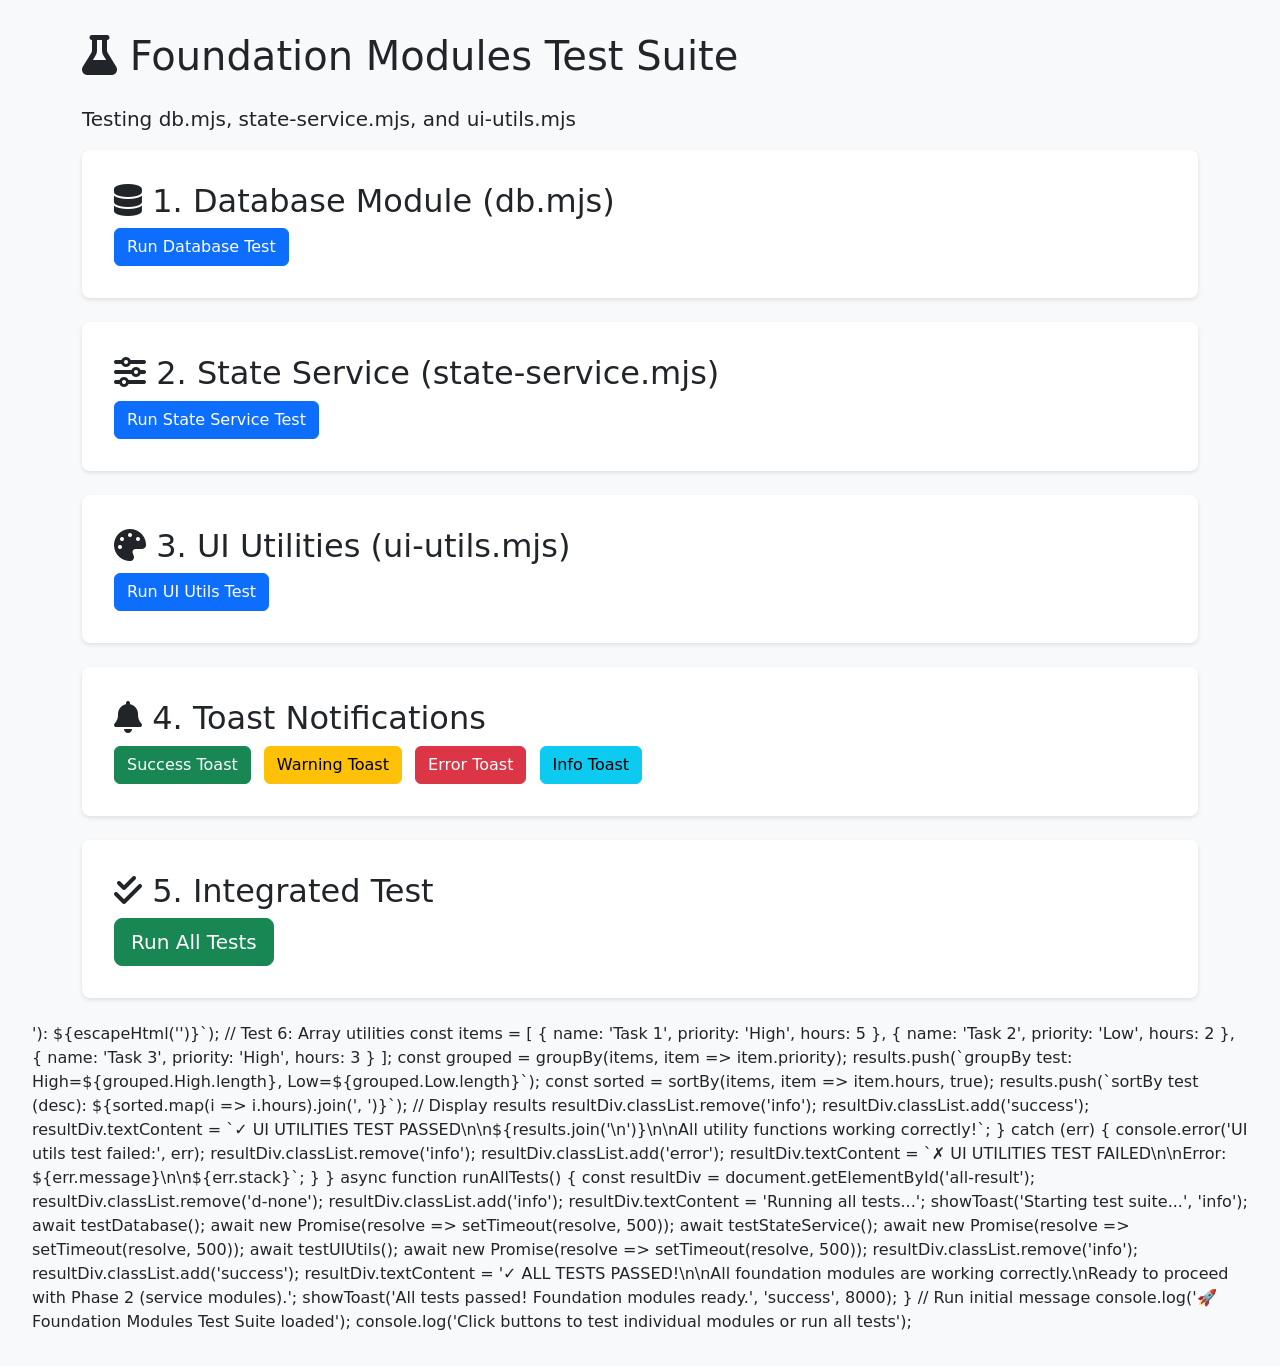
<file: test-foundation.html>
<!DOCTYPE html>
<html lang="en">
<head>
  <meta charset="UTF-8">
  <meta name="viewport" content="width=device-width, initial-scale=1.0">
  <title>Foundation Modules Test</title>
  <link href="https://cdn.jsdelivr.net/npm/bootstrap@5.3.3/dist/css/bootstrap.min.css" rel="stylesheet">
  <link href="https://cdnjs.cloudflare.com/ajax/libs/font-awesome/6.4.0/css/all.min.css" rel="stylesheet">
  <style>
    body { padding: 2rem; background: #f8f9fa; }
    .test-section { background: white; padding: 2rem; margin-bottom: 1.5rem; border-radius: 8px; box-shadow: 0 2px 4px rgba(0,0,0,0.1); }
    .test-result { margin-top: 1rem; padding: 1rem; border-radius: 4px; font-family: monospace; white-space: pre-wrap; }
    .success { background: #d4edda; border: 1px solid #c3e6cb; }
    .error { background: #f8d7da; border: 1px solid #f5c6cb; }
    .info { background: #d1ecf1; border: 1px solid #bee5eb; }
  </style>
</head>
<body>
  <div class="container">
    <h1 class="mb-4"><i class="fas fa-flask"></i> Foundation Modules Test Suite</h1>
    <p class="lead">Testing db.mjs, state-service.mjs, and ui-utils.mjs</p>

    <!-- Test Section 1: Database -->
    <div class="test-section">
      <h2><i class="fas fa-database"></i> 1. Database Module (db.mjs)</h2>
      <button class="btn btn-primary" onclick="testDatabase()">Run Database Test</button>
      <div id="db-result" class="test-result d-none"></div>
    </div>

    <!-- Test Section 2: State Service -->
    <div class="test-section">
      <h2><i class="fas fa-sliders-h"></i> 2. State Service (state-service.mjs)</h2>
      <button class="btn btn-primary" onclick="testStateService()">Run State Service Test</button>
      <div id="state-result" class="test-result d-none"></div>
    </div>

    <!-- Test Section 3: UI Utils -->
    <div class="test-section">
      <h2><i class="fas fa-palette"></i> 3. UI Utilities (ui-utils.mjs)</h2>
      <button class="btn btn-primary" onclick="testUIUtils()">Run UI Utils Test</button>
      <div id="ui-result" class="test-result d-none"></div>
    </div>

    <!-- Test Section 4: Toast Demo -->
    <div class="test-section">
      <h2><i class="fas fa-bell"></i> 4. Toast Notifications</h2>
      <button class="btn btn-success me-2" onclick="showSuccessToast()">Success Toast</button>
      <button class="btn btn-warning me-2" onclick="showWarningToast()">Warning Toast</button>
      <button class="btn btn-danger me-2" onclick="showErrorToast()">Error Toast</button>
      <button class="btn btn-info" onclick="showInfoToast()">Info Toast</button>
    </div>

    <!-- Test Section 5: Integrated Test -->
    <div class="test-section">
      <h2><i class="fas fa-check-double"></i> 5. Integrated Test</h2>
      <button class="btn btn-success btn-lg" onclick="runAllTests()">Run All Tests</button>
      <div id="all-result" class="test-result d-none"></div>
    </div>
  </div>

  <!-- Toast Container -->
  <div class="toast-container position-fixed top-0 end-0 p-3"></div>

  <!-- Bootstrap JS -->
  <script src="https://cdn.jsdelivr.net/npm/bootstrap@5.3.3/dist/js/bootstrap.bundle.min.js"></script>

  <!-- Test Script -->
  <script type="module">
    import { dbPromise, getDatabaseStats, runMigrations } from './js/db.mjs';
    import { 
      getCurrentView, setCurrentView, getMonthOffset, setMonthOffset,
      getSpaceportSession, setActiveRocket, addRocket,
      getGlobalFilters, setFilter, getStateSnapshot
    } from './js/state-service.mjs';
    import {
      getStatusColor, getUrgencyColor, showToast, getDateRange,
      formatDate, formatHours, formatDuration, escapeHtml, groupBy, sortBy
    } from './js/ui-utils.mjs';

    // Make functions available globally for onclick handlers
    window.testDatabase = testDatabase;
    window.testStateService = testStateService;
    window.testUIUtils = testUIUtils;
    window.showSuccessToast = () => showToast('This is a success message!', 'success');
    window.showWarningToast = () => showToast('This is a warning message!', 'warning');
    window.showErrorToast = () => showToast('This is an error message!', 'error');
    window.showInfoToast = () => showToast('This is an info message!', 'info');
    window.runAllTests = runAllTests;

    async function testDatabase() {
      const resultDiv = document.getElementById('db-result');
      resultDiv.classList.remove('d-none', 'success', 'error');
      resultDiv.classList.add('info');
      resultDiv.textContent = 'Testing database connection and migrations...';

      try {
        // Test 1: Database connection
        const db = await dbPromise;
        console.log('✓ Database connected:', db.name, 'version', db.version);

        // Test 2: Get database stats
        const stats = await getDatabaseStats();
        console.log('✓ Database stats retrieved:', stats);

        // Test 3: Run migrations (idempotent)
        runMigrations();
        console.log('✓ Migrations executed');

        // Display results
        resultDiv.classList.remove('info');
        resultDiv.classList.add('success');
        resultDiv.textContent = `✓ DATABASE TEST PASSED

Database: ${db.name}
Version: ${db.version}

Table Counts:
${Object.entries(stats.tables).map(([table, count]) => `  ${table}: ${count}`).join('\n')}

All database operations working correctly!`;
      } catch (err) {
        console.error('Database test failed:', err);
        resultDiv.classList.remove('info');
        resultDiv.classList.add('error');
        resultDiv.textContent = `✗ DATABASE TEST FAILED\n\nError: ${err.message}\n\n${err.stack}`;
      }
    }

    async function testStateService() {
      const resultDiv = document.getElementById('state-result');
      resultDiv.classList.remove('d-none', 'success', 'error');
      resultDiv.classList.add('info');
      resultDiv.textContent = 'Testing state service...';

      try {
        const results = [];

        // Test 1: View state
        const initialView = getCurrentView();
        results.push(`Initial view: ${initialView}`);
        
        setCurrentView('calendar');
        const newView = getCurrentView();
        results.push(`After setCurrentView('calendar'): ${newView}`);
        if (newView !== 'calendar') throw new Error('View state not updated');

        // Test 2: Month offset
        const initialOffset = getMonthOffset();
        results.push(`Initial month offset: ${initialOffset}`);
        
        setMonthOffset(3);
        const newOffset = getMonthOffset();
        results.push(`After setMonthOffset(3): ${newOffset}`);
        if (newOffset !== 3) throw new Error('Month offset not updated');

        // Test 3: SpacePort session
        const session = getSpaceportSession();
        results.push(`SpacePort operational: ${session.isOperational}`);
        
        addRocket('rocket-1', { taskId: 123, category: 'coding', x: 100, y: 200 });
        const updatedSession = getSpaceportSession();
        results.push(`Rockets after addRocket(): ${updatedSession.rockets.size}`);
        if (updatedSession.rockets.size !== 1) throw new Error('Rocket not added');

        // Test 4: Global filters
        setFilter('projectId', 42);
        const filters = getGlobalFilters();
        results.push(`Project filter after setFilter(42): ${filters.projectId}`);
        if (filters.projectId !== 42) throw new Error('Filter not set');

        // Test 5: State snapshot
        const snapshot = getStateSnapshot();
        results.push(`State snapshot keys: ${Object.keys(snapshot).join(', ')}`);

        // Display results
        resultDiv.classList.remove('info');
        resultDiv.classList.add('success');
        resultDiv.textContent = `✓ STATE SERVICE TEST PASSED\n\n${results.join('\n')}\n\nAll state operations working correctly!`;
      } catch (err) {
        console.error('State service test failed:', err);
        resultDiv.classList.remove('info');
        resultDiv.classList.add('error');
        resultDiv.textContent = `✗ STATE SERVICE TEST FAILED\n\nError: ${err.message}\n\n${err.stack}`;
      }
    }

    async function testUIUtils() {
      const resultDiv = document.getElementById('ui-result');
      resultDiv.classList.remove('d-none', 'success', 'error');
      resultDiv.classList.add('info');
      resultDiv.textContent = 'Testing UI utilities...';

      try {
        const results = [];

        // Test 1: Status colors
        const statusColors = ['Ready', 'InProgress', 'Completed'].map(s => 
          `${s}: ${getStatusColor(s)}`
        );
        results.push('Status colors: ' + statusColors.join(', '));

        // Test 2: Urgency colors
        const urgencyColors = ['High', 'Med', 'Low'].map(u => 
          `${u}: ${getUrgencyColor(u)}`
        );
        results.push('Urgency colors: ' + urgencyColors.join(', '));

        // Test 3: Date range
        const dateRange = getDateRange('month', 0);
        results.push(`Date range (current month): ${dateRange.periodLabel}`);
        results.push(`  Start: ${dateRange.startDate}, End: ${dateRange.endDate}`);

        // Test 4: Format utilities
        results.push(`formatHours(2.5): ${formatHours(2.5)}`);
        results.push(`formatDuration(150): ${formatDuration(150)}`);
        results.push(`formatDate('2025-10-24'): ${formatDate('2025-10-24')}`);

        // Test 5: String utilities
        results.push(`escapeHtml('<script>alert("XSS")</script>'): ${escapeHtml('<script>alert("XSS")</script>')}`);

        // Test 6: Array utilities
        const items = [
          { name: 'Task 1', priority: 'High', hours: 5 },
          { name: 'Task 2', priority: 'Low', hours: 2 },
          { name: 'Task 3', priority: 'High', hours: 3 }
        ];
        const grouped = groupBy(items, item => item.priority);
        results.push(`groupBy test: High=${grouped.High.length}, Low=${grouped.Low.length}`);
        
        const sorted = sortBy(items, item => item.hours, true);
        results.push(`sortBy test (desc): ${sorted.map(i => i.hours).join(', ')}`);

        // Display results
        resultDiv.classList.remove('info');
        resultDiv.classList.add('success');
        resultDiv.textContent = `✓ UI UTILITIES TEST PASSED\n\n${results.join('\n')}\n\nAll utility functions working correctly!`;
      } catch (err) {
        console.error('UI utils test failed:', err);
        resultDiv.classList.remove('info');
        resultDiv.classList.add('error');
        resultDiv.textContent = `✗ UI UTILITIES TEST FAILED\n\nError: ${err.message}\n\n${err.stack}`;
      }
    }

    async function runAllTests() {
      const resultDiv = document.getElementById('all-result');
      resultDiv.classList.remove('d-none');
      resultDiv.classList.add('info');
      resultDiv.textContent = 'Running all tests...';

      showToast('Starting test suite...', 'info');

      await testDatabase();
      await new Promise(resolve => setTimeout(resolve, 500));
      
      await testStateService();
      await new Promise(resolve => setTimeout(resolve, 500));
      
      await testUIUtils();
      await new Promise(resolve => setTimeout(resolve, 500));

      resultDiv.classList.remove('info');
      resultDiv.classList.add('success');
      resultDiv.textContent = '✓ ALL TESTS PASSED!\n\nAll foundation modules are working correctly.\nReady to proceed with Phase 2 (service modules).';
      
      showToast('All tests passed! Foundation modules ready.', 'success', 8000);
    }

    // Run initial message
    console.log('🚀 Foundation Modules Test Suite loaded');
    console.log('Click buttons to test individual modules or run all tests');
  </script>
</body>
</html>
</file>
